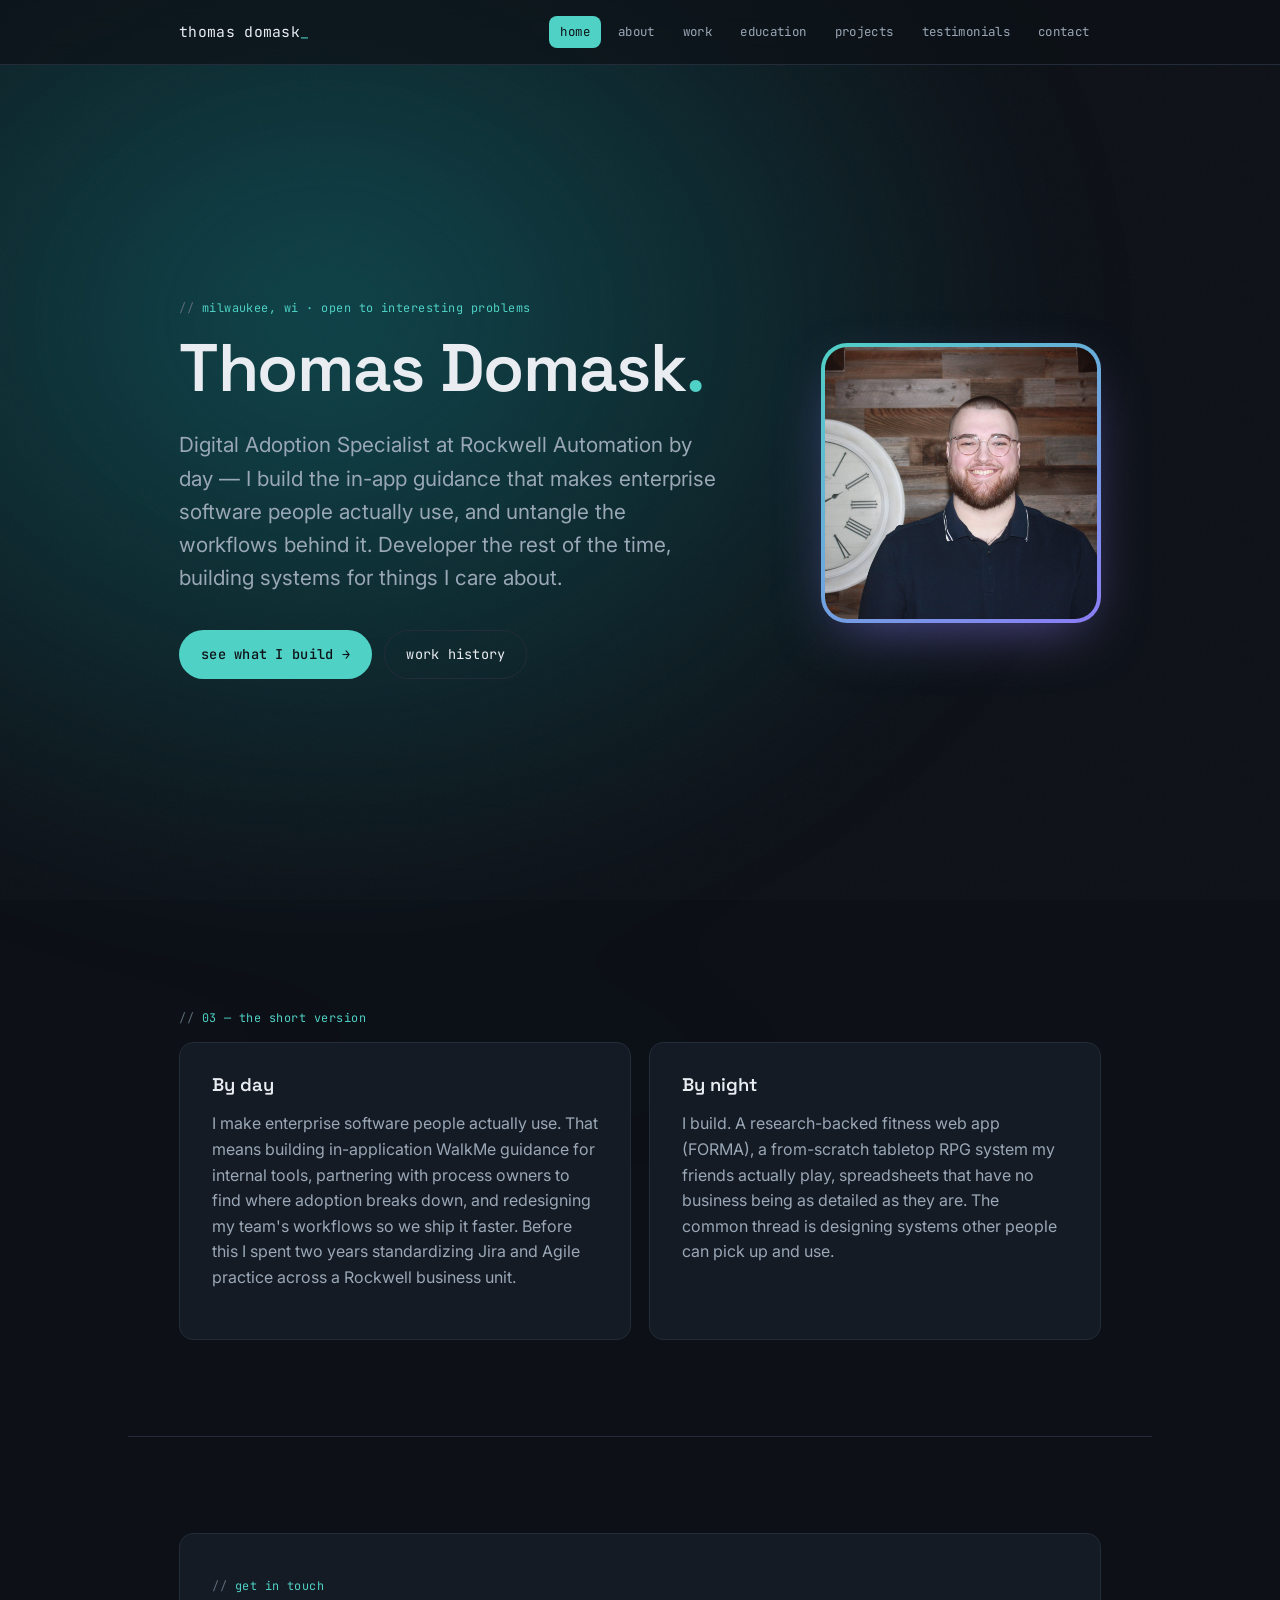
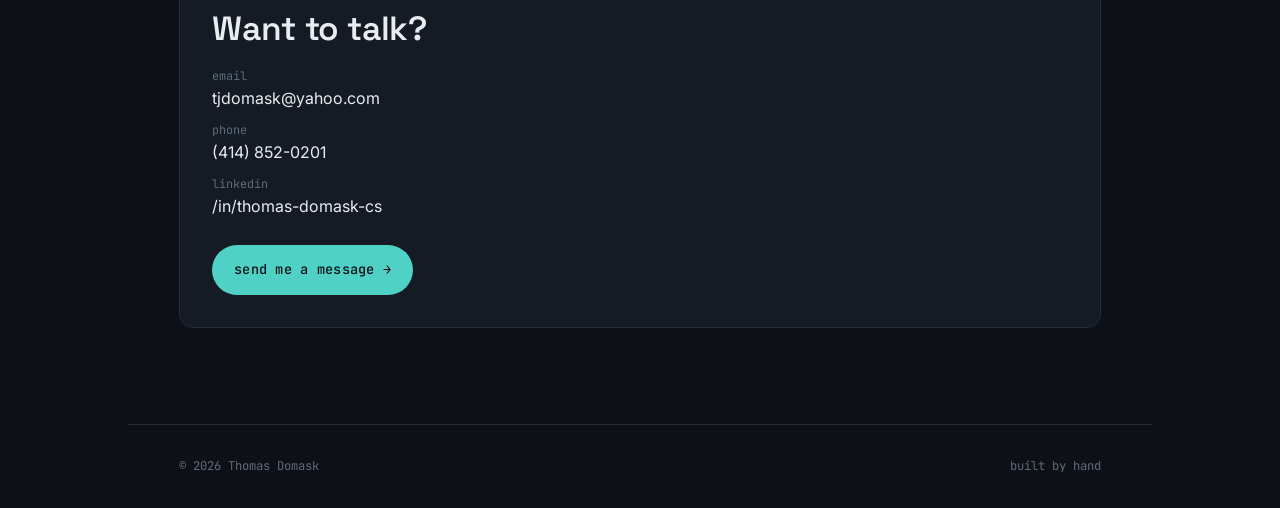
<file: index.html>
<!DOCTYPE html>
<html lang="en">
<head>
  <meta charset="UTF-8" />
  <meta name="viewport" content="width=device-width, initial-scale=1.0" />
  <title>Thomas Domask — Digital Adoption Specialist & Developer</title>
  <meta name="description" content="Thomas Domask: Digital Adoption Specialist at Rockwell Automation and self-directed developer based in the Milwaukee area." />

  <!-- fonts: Space Grotesk for display, Inter for body, JetBrains Mono for labels -->
  <link rel="preconnect" href="https://fonts.googleapis.com" />
  <link rel="preconnect" href="https://fonts.gstatic.com" crossorigin />
  <link href="https://fonts.googleapis.com/css2?family=Inter:wght@400;500&family=JetBrains+Mono:wght@400;500&family=Space+Grotesk:wght@500;600;700&display=swap" rel="stylesheet" />
  <link rel="stylesheet" href="style.css" />
</head>
<body>
  <div class="bg-mesh" aria-hidden="true"></div>
  <div class="bg-grain" aria-hidden="true"></div>

  <!-- ===================== nav ===================== -->
  <header class="topbar">
    <div class="wrap">
      <a class="brand" href="index.html">thomas&nbsp;domask<span class="dot">_</span></a>
      <button class="burger" aria-label="Toggle menu" aria-expanded="false">menu</button>
      <nav class="nav" aria-label="Primary">
        <a href="index.html">home</a>
        <a href="about.html">about</a>
        <a href="experience.html">work</a>
        <a href="education.html">education</a>
        <a href="projects.html">projects</a>
        <a href="testimonials.html">testimonials</a>
        <a href="contact.html">contact</a>
      </nav>
    </div>
  </header>

  <!-- ===================== hero ===================== -->
  <main>
    <section class="hero wrap">
      <div class="hero-grid">
        <div>
          <p class="eyebrow">milwaukee, wi · open to interesting problems</p>
          <h1>Thomas&nbsp;Domask<span class="accent">.</span></h1>
          <p class="lede">
            Digital Adoption Specialist at Rockwell Automation by day —
            I build the in-app guidance that makes enterprise software
            people actually use, and untangle the workflows behind it.
            Developer the rest of the time, building systems for things
            I care about.
          </p>
          <div class="cta-row">
            <a class="btn btn-solid" href="projects.html">see what I build &rarr;</a>
            <a class="btn btn-ghost" href="experience.html">work history</a>
          </div>
        </div>

        <!-- portrait -->
        <div class="portrait">
          <img src="thomas.jpg" alt="Thomas Domask" class="portrait-img" />
        </div>
      </div>
    </section>

    <!-- ============== quick "what I do" strip ============== -->
    <section class="section wrap">
      <p class="eyebrow reveal">03 — the short version</p>
      <div class="card-grid two">
        <div class="panel reveal">
          <h3>By day</h3>
          <p>
            I make enterprise software people actually use. That means
            building in-application WalkMe guidance for internal tools,
            partnering with process owners to find where adoption breaks
            down, and redesigning my team's workflows so we ship it
            faster. Before this I spent two years standardizing Jira and
            Agile practice across a Rockwell business unit.
          </p>
        </div>
        <div class="panel reveal">
          <h3>By night</h3>
          <p>
            I build. A research-backed fitness web app (FORMA), a
            from-scratch tabletop RPG system my friends actually play,
            spreadsheets that have no business being as detailed as
            they are. The common thread is designing systems other
            people can pick up and use.
          </p>
        </div>
      </div>
    </section>

    <!-- ============== contact teaser ============== -->
    <section class="section wrap">
      <div class="panel reveal">
        <p class="eyebrow">get in touch</p>
        <h2>Want to talk?</h2>
        <div class="contact-lines">
          <a href="mailto:tjdomask@yahoo.com"><span class="k">email</span>tjdomask@yahoo.com</a>
          <a href="tel:+14148520201"><span class="k">phone</span>(414) 852-0201</a>
          <a href="https://www.linkedin.com/in/thomas-domask-cs/" target="_blank" rel="noopener"><span class="k">linkedin</span>/in/thomas-domask-cs</a>
        </div>
        <div class="cta-row" style="margin-top:1.6rem">
          <a class="btn btn-solid" href="contact.html">send me a message &rarr;</a>
        </div>
      </div>
    </section>
  </main>

  <!-- ===================== footer ===================== -->
  <footer class="foot wrap">
    <span>&copy; <span data-year>2025</span> Thomas Domask</span>
    <span>built by hand</span>
  </footer>

  <script src="site.js"></script>
</body>
</html>
</file>
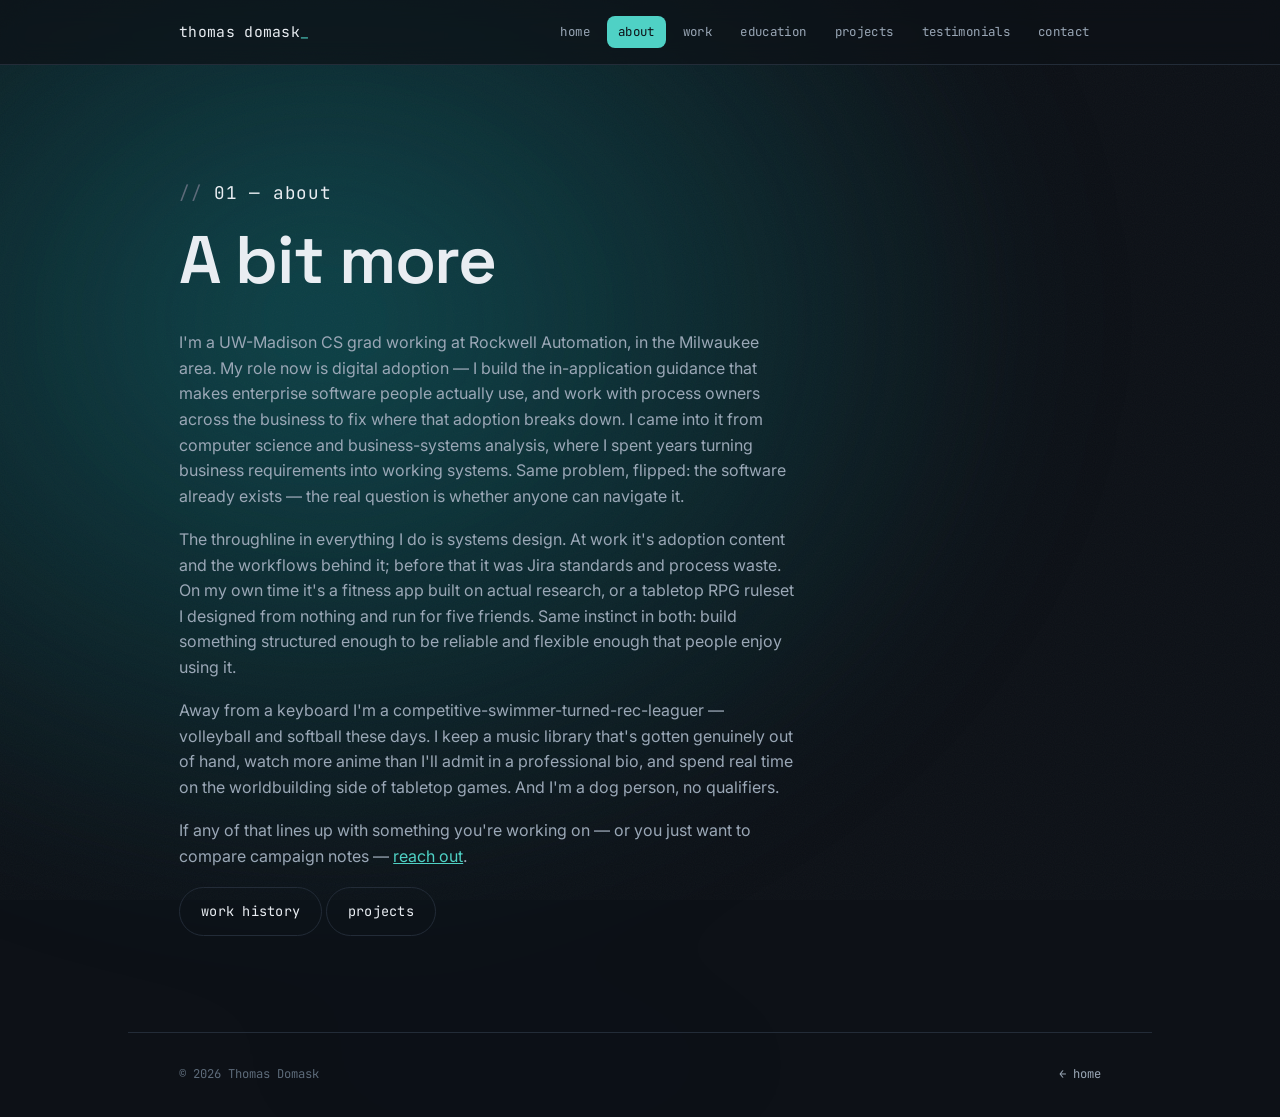
<file: about.html>
<!DOCTYPE html>
<html lang="en">
<head>
  <meta charset="UTF-8" />
  <meta name="viewport" content="width=device-width, initial-scale=1.0" />
  <title>About · Thomas Domask</title>
  <meta name="description" content="A bit more about Thomas Domask beyond the résumé." />
  <link rel="preconnect" href="https://fonts.googleapis.com" />
  <link rel="preconnect" href="https://fonts.gstatic.com" crossorigin />
  <link href="https://fonts.googleapis.com/css2?family=Inter:wght@400;500&family=JetBrains+Mono:wght@400;500&family=Space+Grotesk:wght@500;600;700&display=swap" rel="stylesheet" />
  <link rel="stylesheet" href="style.css" />
</head>
<body>
  <div class="bg-mesh" aria-hidden="true"></div>
  <div class="bg-grain" aria-hidden="true"></div>

  <header class="topbar">
    <div class="wrap">
      <a class="brand" href="index.html">thomas&nbsp;domask<span class="dot">_</span></a>
      <button class="burger" aria-label="Toggle menu" aria-expanded="false">menu</button>
      <nav class="nav" aria-label="Primary">
        <a href="index.html">home</a>
        <a href="about.html">about</a>
        <a href="experience.html">work</a>
        <a href="education.html">education</a>
        <a href="projects.html">projects</a>
        <a href="testimonials.html">testimonials</a>
        <a href="contact.html">contact</a>
      </nav>
    </div>
  </header>

  <main>
    <section class="section wrap prose">
      <p class="eyebrow">01 — about</p>
      <h1 style="margin-bottom:2rem">A bit more</h1>

      <p>
        I'm a UW-Madison CS grad working at Rockwell Automation, in the
        Milwaukee area. My role now is digital adoption — I build the
        in-application guidance that makes enterprise software people
        actually use, and work with process owners across the business to
        fix where that adoption breaks down. I came into it from computer
        science and business-systems analysis, where I spent years turning
        business requirements into working systems. Same problem, flipped:
        the software already exists — the real question is whether anyone
        can navigate it.
      </p>

      <p>
        The throughline in everything I do is systems design. At work it's
        adoption content and the workflows behind it; before that it was
        Jira standards and process waste. On my own time it's a fitness app
        built on actual research, or a tabletop RPG ruleset I designed from
        nothing and run for five friends. Same instinct in both: build
        something structured enough to be reliable and flexible enough that
        people enjoy using it.
      </p>

      <p>
        Away from a keyboard I'm a competitive-swimmer-turned-rec-leaguer —
        volleyball and softball these days. I keep a music library that's
        gotten genuinely out of hand, watch more anime than I'll admit in a
        professional bio, and spend real time on the worldbuilding side of
        tabletop games. And I'm a dog person, no qualifiers.
      </p>

      <p>
        If any of that lines up with something you're working on — or you
        just want to compare campaign notes — <a href="contact.html">reach out</a>.
      </p>

      <div class="cta-row" style="margin-top:1rem">
        <a class="btn btn-ghost" href="experience.html">work history</a>
        <a class="btn btn-ghost" href="projects.html">projects</a>
      </div>
    </section>
  </main>

  <footer class="foot wrap">
    <span>&copy; <span data-year>2025</span> Thomas Domask</span>
    <span><a href="index.html">&larr; home</a></span>
  </footer>

  <script src="site.js"></script>
</body>
</html>
</file>
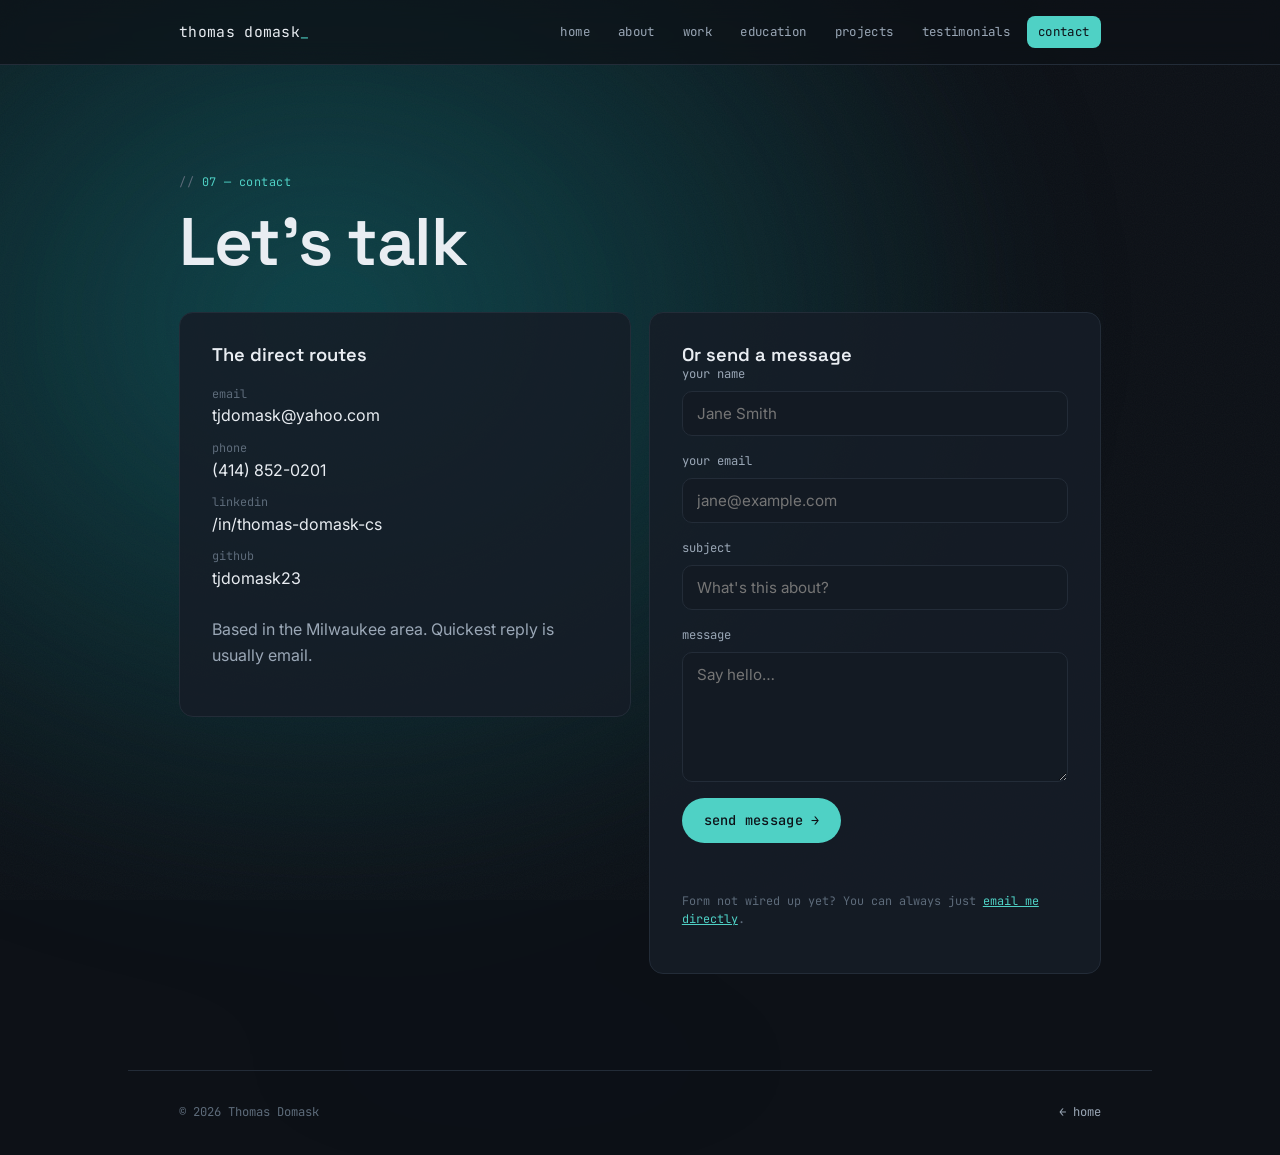
<file: contact.html>
<!DOCTYPE html>
<html lang="en">
<head>
  <meta charset="UTF-8" />
  <meta name="viewport" content="width=device-width, initial-scale=1.0" />
  <title>Contact · Thomas Domask</title>
  <meta name="description" content="Get in touch with Thomas Domask — email, phone, LinkedIn, or the message form." />
  <link rel="preconnect" href="https://fonts.googleapis.com" />
  <link rel="preconnect" href="https://fonts.gstatic.com" crossorigin />
  <link href="https://fonts.googleapis.com/css2?family=Inter:wght@400;500&family=JetBrains+Mono:wght@400;500&family=Space+Grotesk:wght@500;600;700&display=swap" rel="stylesheet" />
  <link rel="stylesheet" href="style.css" />
</head>
<body>
  <div class="bg-mesh" aria-hidden="true"></div>
  <div class="bg-grain" aria-hidden="true"></div>

  <header class="topbar">
    <div class="wrap">
      <a class="brand" href="index.html">thomas&nbsp;domask<span class="dot">_</span></a>
      <button class="burger" aria-label="Toggle menu" aria-expanded="false">menu</button>
      <nav class="nav" aria-label="Primary">
        <a href="index.html">home</a>
        <a href="about.html">about</a>
        <a href="experience.html">work</a>
        <a href="education.html">education</a>
        <a href="projects.html">projects</a>
        <a href="testimonials.html">testimonials</a>
        <a href="contact.html">contact</a>
      </nav>
    </div>
  </header>

  <main>
    <section class="section wrap">
      <p class="eyebrow">07 — contact</p>
      <h1>Let's talk</h1>

      <div class="card-grid two" style="margin-top:2rem;align-items:start">

        <!-- direct lines -->
        <div class="panel reveal">
          <h3>The direct routes</h3>
          <div class="contact-lines">
            <a href="mailto:tjdomask@yahoo.com"><span class="k">email</span>tjdomask@yahoo.com</a>
            <a href="tel:+14148520201"><span class="k">phone</span>(414) 852-0201</a>
            <a href="https://www.linkedin.com/in/thomas-domask-cs/" target="_blank" rel="noopener"><span class="k">linkedin</span>/in/thomas-domask-cs</a>
            <a href="https://github.com/tjdomask23" target="_blank" rel="noopener"><span class="k">github</span>tjdomask23</a>
          </div>
          <p style="margin-top:1.6rem">
            Based in the Milwaukee area. Quickest reply is usually email.
          </p>
        </div>

        <!-- message form -->
        <div class="panel reveal">
          <h3>Or send a message</h3>

          <!-- ============================================================
               This form posts to Web3Forms — a free service that lets a
               static site (like GitHub Pages) send email without a backend.
               GitHub Pages can't run PHP, so the old send_email.php won't
               work here; this is the static-friendly replacement.

               >>> SETUP (one step): <<<
               1. Go to https://web3forms.com and enter your email
                  (tjdomask@yahoo.com). They email you an Access Key.
               2. Paste that key into the value="" below where it says
                  PASTE_YOUR_WEB3FORMS_ACCESS_KEY_HERE.
               Until you do that, the form will show an error on submit.
               ============================================================ -->
          <form id="contactForm" novalidate>
            <input type="hidden" name="access_key" value="3ea20dc0-d079-431f-a23f-c33038b2ac22" />
            <!-- where replies route + a nicer subject line in your inbox -->
            <input type="hidden" name="subject" value="New message from your portfolio" />
            <input type="hidden" name="from_name" value="Portfolio Contact Form" />
            <!-- honeypot: bots fill this, humans never see it -->
            <input type="checkbox" name="botcheck" class="hidden" style="display:none" tabindex="-1" autocomplete="off" />

            <div class="field">
              <label for="name">your name</label>
              <input id="name" name="name" type="text" required placeholder="Jane Smith" />
            </div>
            <div class="field">
              <label for="email">your email</label>
              <input id="email" name="email" type="email" required placeholder="jane@example.com" />
            </div>
            <div class="field">
              <label for="msgsubject">subject</label>
              <input id="msgsubject" name="msgsubject" type="text" required placeholder="What's this about?" />
            </div>
            <div class="field">
              <label for="message">message</label>
              <textarea id="message" name="message" required placeholder="Say hello…"></textarea>
            </div>

            <button type="submit" class="btn btn-solid" id="sendBtn">send message &rarr;</button>
            <p class="status" id="status" role="status" aria-live="polite"></p>
            <p class="formnote">
              Form not wired up yet? You can always just
              <a href="mailto:tjdomask@yahoo.com">email me directly</a>.
            </p>
          </form>
        </div>

      </div>
    </section>
  </main>

  <footer class="foot wrap">
    <span>&copy; <span data-year>2025</span> Thomas Domask</span>
    <span><a href="index.html">&larr; home</a></span>
  </footer>

  <script src="site.js"></script>
  <script>
    // contact form handler. talks to Web3Forms, shows inline status.
    // kept separate from site.js since it only matters on this page.
    (function () {
      var form = document.getElementById("contactForm");
      var statusEl = document.getElementById("status");
      var btn = document.getElementById("sendBtn");
      if (!form) return;

      function setStatus(msg, kind) {
        statusEl.textContent = msg;
        statusEl.className = "status " + (kind || "");
      }

      form.addEventListener("submit", function (e) {
        e.preventDefault();

        var key = form.elements["access_key"].value;
        if (key.indexOf("PASTE_YOUR") === 0) {
          setStatus("Form isn't configured yet — email me directly for now.", "bad");
          return;
        }

        btn.disabled = true;
        var original = btn.textContent;
        btn.textContent = "sending…";
        setStatus("");

        // Web3Forms wants a flat field called "subject"; the visible
        // subject the sender typed lives in msgsubject, so fold it in.
        var data = new FormData(form);
        var typed = data.get("msgsubject");
        if (typed) { data.set("subject", "Portfolio: " + typed); }

        fetch("https://api.web3forms.com/submit", {
          method: "POST",
          body: data
        })
          .then(function (r) { return r.json(); })
          .then(function (res) {
            if (res.success) {
              setStatus("Sent — thanks, I'll get back to you.", "ok");
              form.reset();
            } else {
              setStatus("Something went wrong. Try emailing me directly.", "bad");
            }
          })
          .catch(function () {
            setStatus("Network error. Try emailing me directly.", "bad");
          })
          .finally(function () {
            btn.disabled = false;
            btn.textContent = original;
          });
      });
    })();
  </script>
</body>
</html>
</file>
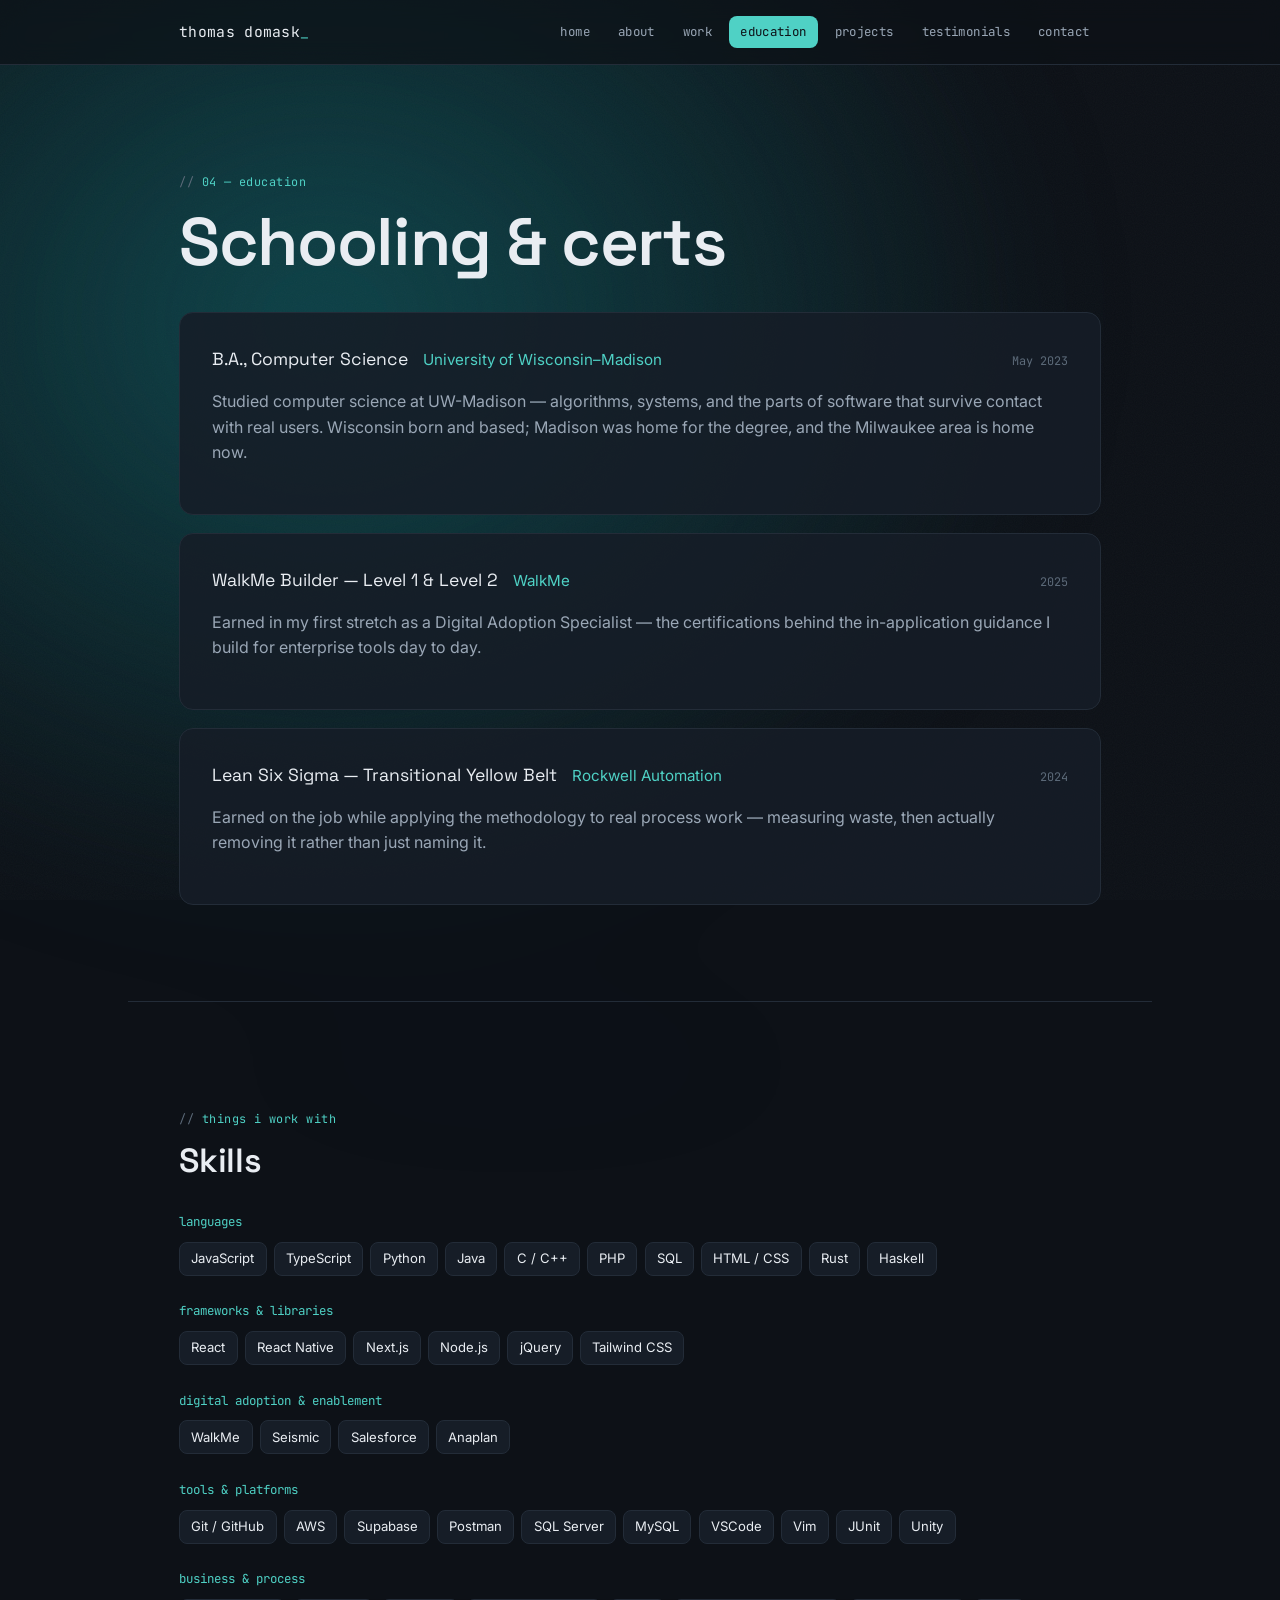
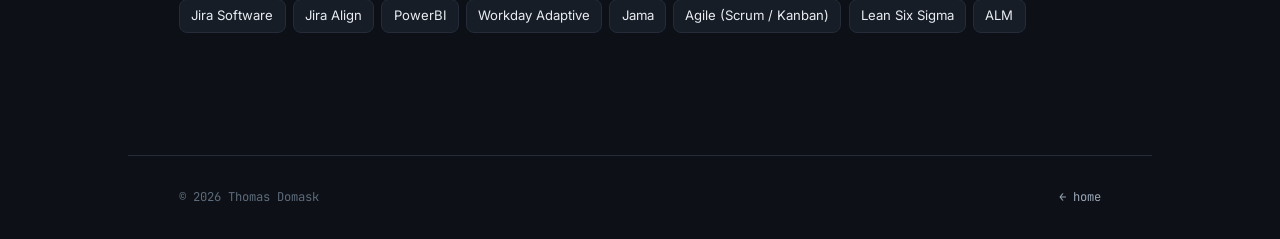
<file: education.html>
<!DOCTYPE html>
<html lang="en">
<head>
  <meta charset="UTF-8" />
  <meta name="viewport" content="width=device-width, initial-scale=1.0" />
  <title>Education · Thomas Domask</title>
  <meta name="description" content="B.A. Computer Science, UW-Madison. Lean Six Sigma certification. Technical skills." />
  <link rel="preconnect" href="https://fonts.googleapis.com" />
  <link rel="preconnect" href="https://fonts.gstatic.com" crossorigin />
  <link href="https://fonts.googleapis.com/css2?family=Inter:wght@400;500&family=JetBrains+Mono:wght@400;500&family=Space+Grotesk:wght@500;600;700&display=swap" rel="stylesheet" />
  <link rel="stylesheet" href="style.css" />
</head>
<body>
  <div class="bg-mesh" aria-hidden="true"></div>
  <div class="bg-grain" aria-hidden="true"></div>

  <header class="topbar">
    <div class="wrap">
      <a class="brand" href="index.html">thomas&nbsp;domask<span class="dot">_</span></a>
      <button class="burger" aria-label="Toggle menu" aria-expanded="false">menu</button>
      <nav class="nav" aria-label="Primary">
        <a href="index.html">home</a>
        <a href="about.html">about</a>
        <a href="experience.html">work</a>
        <a href="education.html">education</a>
        <a href="projects.html">projects</a>
        <a href="testimonials.html">testimonials</a>
        <a href="contact.html">contact</a>
      </nav>
    </div>
  </header>

  <main>
    <section class="section wrap">
      <p class="eyebrow">04 — education</p>
      <h1>Schooling &amp; certs</h1>

      <div class="card-grid" style="margin-top:2rem">
        <div class="panel reveal">
          <div class="tl-head">
            <span class="role">B.A., Computer Science</span>
            <span class="org">University of Wisconsin–Madison</span>
            <span class="when">May 2023</span>
          </div>
          <p style="margin-top:1rem">
            Studied computer science at UW-Madison — algorithms, systems,
            and the parts of software that survive contact with real users.
            Wisconsin born and based; Madison was home for the degree, and
            the Milwaukee area is home now.
          </p>
        </div>

        <div class="panel reveal">
          <div class="tl-head">
            <span class="role">WalkMe Builder — Level 1 &amp; Level 2</span>
            <span class="org">WalkMe</span>
            <span class="when">2025</span>
          </div>
          <p style="margin-top:1rem">
            Earned in my first stretch as a Digital Adoption Specialist —
            the certifications behind the in-application guidance I build
            for enterprise tools day to day.
          </p>
        </div>

        <div class="panel reveal">
          <div class="tl-head">
            <span class="role">Lean Six Sigma — Transitional Yellow Belt</span>
            <span class="org">Rockwell Automation</span>
            <span class="when">2024</span>
          </div>
          <p style="margin-top:1rem">
            Earned on the job while applying the methodology to real process
            work — measuring waste, then actually removing it rather than
            just naming it.
          </p>
        </div>
      </div>
    </section>

    <section class="section wrap">
      <p class="eyebrow">things I work with</p>
      <h2>Skills</h2>

      <div style="margin-top:2rem">
        <div class="cluster reveal">
          <p class="label">languages</p>
          <div class="chips">
            <span class="chip">JavaScript</span>
            <span class="chip">TypeScript</span>
            <span class="chip">Python</span>
            <span class="chip">Java</span>
            <span class="chip">C / C++</span>
            <span class="chip">PHP</span>
            <span class="chip">SQL</span>
            <span class="chip">HTML / CSS</span>
            <span class="chip">Rust</span>
            <span class="chip">Haskell</span>
          </div>
        </div>

        <div class="cluster reveal">
          <p class="label">frameworks &amp; libraries</p>
          <div class="chips">
            <span class="chip">React</span>
            <span class="chip">React Native</span>
            <span class="chip">Next.js</span>
            <span class="chip">Node.js</span>
            <span class="chip">jQuery</span>
            <span class="chip">Tailwind CSS</span>
          </div>
        </div>

        <div class="cluster reveal">
          <p class="label">digital adoption &amp; enablement</p>
          <div class="chips">
            <span class="chip">WalkMe</span>
            <span class="chip">Seismic</span>
            <span class="chip">Salesforce</span>
            <span class="chip">Anaplan</span>
          </div>
        </div>

        <div class="cluster reveal">
          <p class="label">tools &amp; platforms</p>
          <div class="chips">
            <span class="chip">Git / GitHub</span>
            <span class="chip">AWS</span>
            <span class="chip">Supabase</span>
            <span class="chip">Postman</span>
            <span class="chip">SQL Server</span>
            <span class="chip">MySQL</span>
            <span class="chip">VSCode</span>
            <span class="chip">Vim</span>
            <span class="chip">JUnit</span>
            <span class="chip">Unity</span>
          </div>
        </div>

        <div class="cluster reveal">
          <p class="label">business &amp; process</p>
          <div class="chips">
            <span class="chip">Jira Software</span>
            <span class="chip">Jira Align</span>
            <span class="chip">PowerBI</span>
            <span class="chip">Workday Adaptive</span>
            <span class="chip">Jama</span>
            <span class="chip">Agile (Scrum / Kanban)</span>
            <span class="chip">Lean Six Sigma</span>
            <span class="chip">ALM</span>
          </div>
        </div>
      </div>
    </section>
  </main>

  <footer class="foot wrap">
    <span>&copy; <span data-year>2025</span> Thomas Domask</span>
    <span><a href="index.html">&larr; home</a></span>
  </footer>

  <script src="site.js"></script>
</body>
</html>
</file>
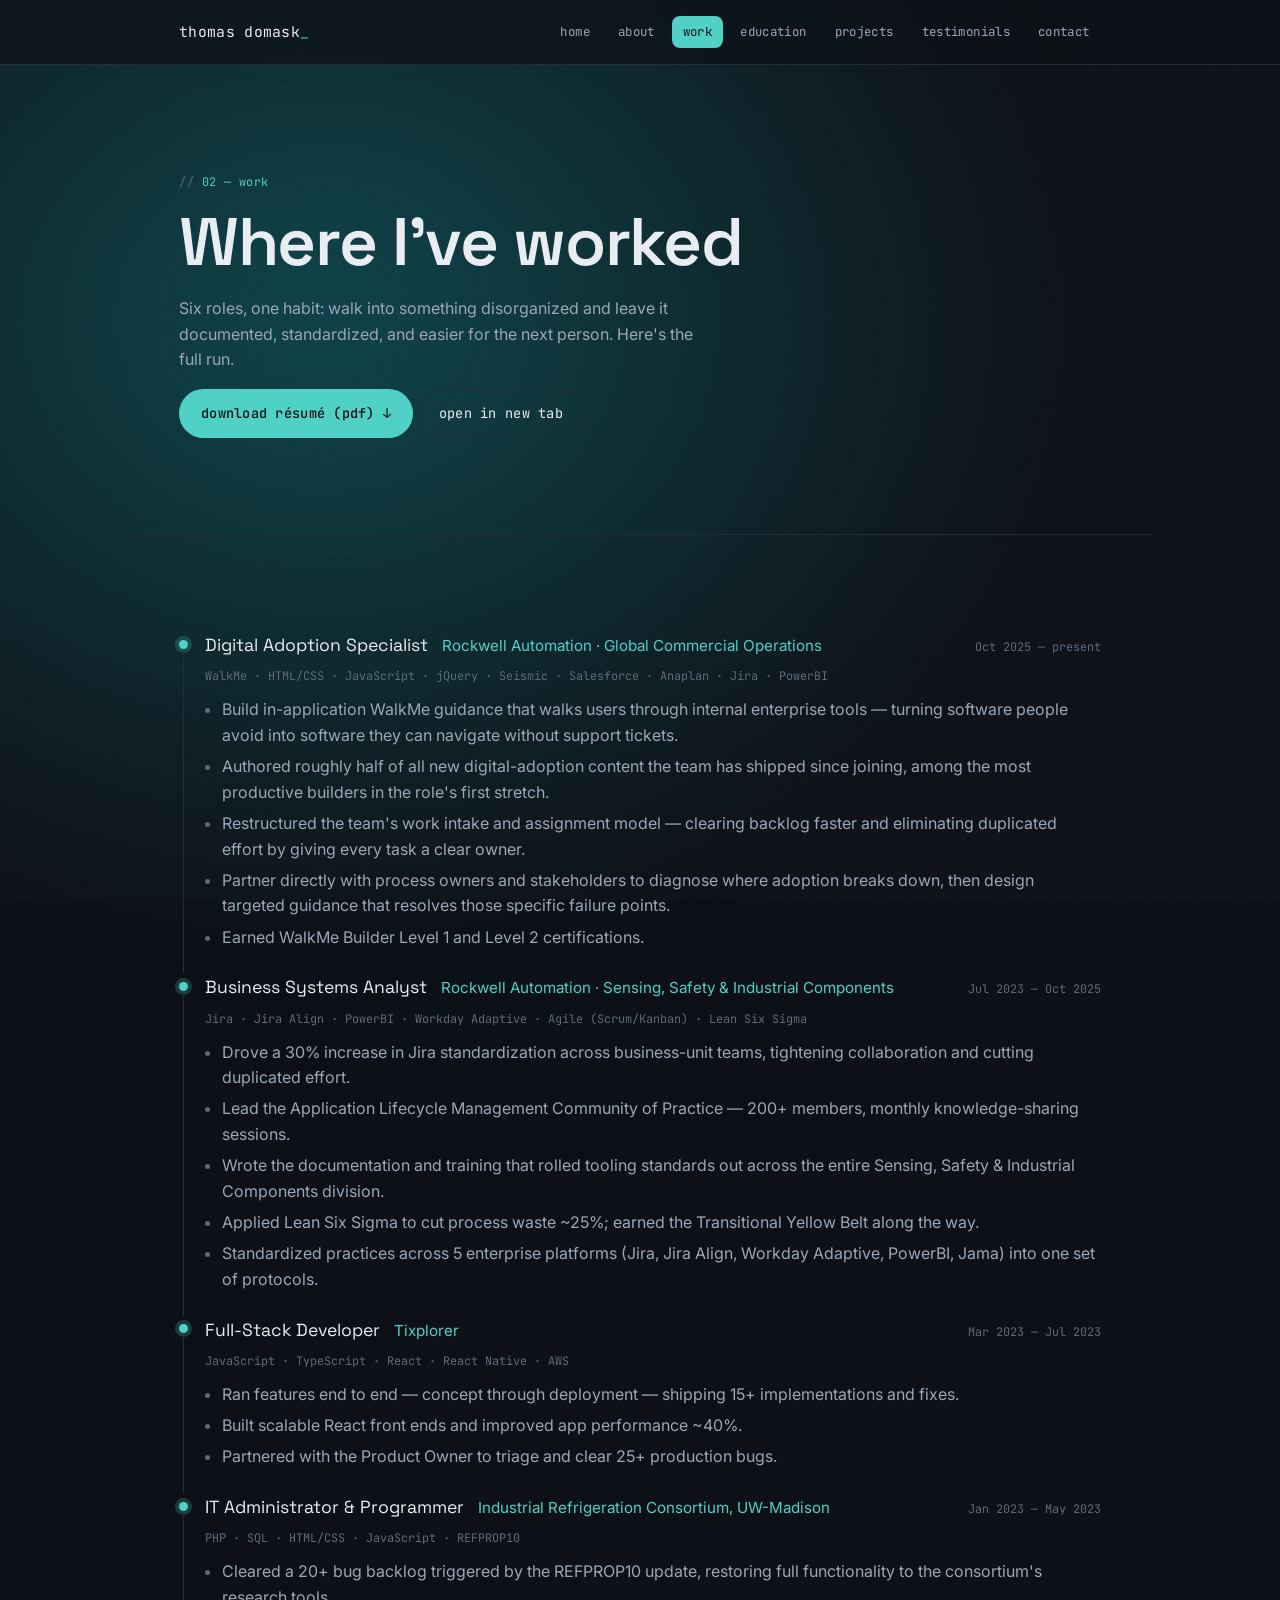
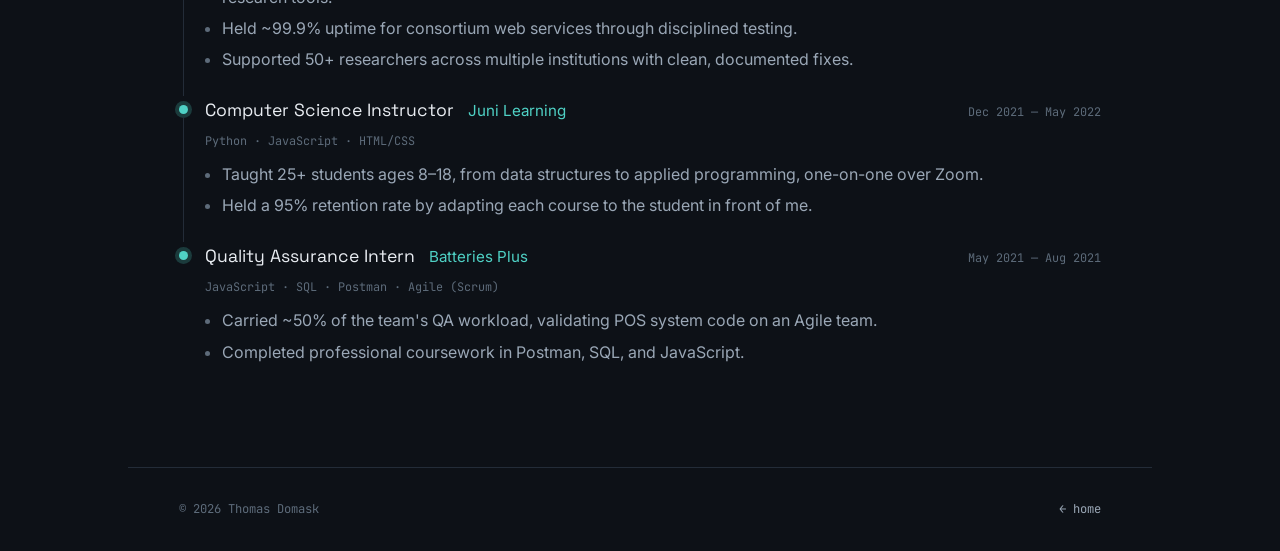
<file: experience.html>
<!DOCTYPE html>
<html lang="en">
<head>
  <meta charset="UTF-8" />
  <meta name="viewport" content="width=device-width, initial-scale=1.0" />
  <title>Work · Thomas Domask</title>
  <meta name="description" content="Professional experience: Rockwell Automation, Tixplorer, UW-Madison IRC, Juni Learning, Batteries Plus." />
  <link rel="preconnect" href="https://fonts.googleapis.com" />
  <link rel="preconnect" href="https://fonts.gstatic.com" crossorigin />
  <link href="https://fonts.googleapis.com/css2?family=Inter:wght@400;500&family=JetBrains+Mono:wght@400;500&family=Space+Grotesk:wght@500;600;700&display=swap" rel="stylesheet" />
  <link rel="stylesheet" href="style.css" />
</head>
<body>
  <div class="bg-mesh" aria-hidden="true"></div>
  <div class="bg-grain" aria-hidden="true"></div>

  <header class="topbar">
    <div class="wrap">
      <a class="brand" href="index.html">thomas&nbsp;domask<span class="dot">_</span></a>
      <button class="burger" aria-label="Toggle menu" aria-expanded="false">menu</button>
      <nav class="nav" aria-label="Primary">
        <a href="index.html">home</a>
        <a href="about.html">about</a>
        <a href="experience.html">work</a>
        <a href="education.html">education</a>
        <a href="projects.html">projects</a>
        <a href="testimonials.html">testimonials</a>
        <a href="contact.html">contact</a>
      </nav>
    </div>
  </header>

  <main>
    <section class="section wrap">
      <p class="eyebrow">02 — work</p>
      <h1>Where I've worked</h1>
      <p class="lede" style="max-width:54ch">
        Six roles, one habit: walk into something disorganized and
        leave it documented, standardized, and easier for the next
        person. Here's the full run.
      </p>
      <div class="cta-row">
        <a class="btn btn-solid" href="Thomas_Domask_Resume.pdf" download>download résumé (pdf) &darr;</a>
        <a class="btn btn-ghost" href="Thomas_Domask_Resume.pdf" target="_blank" rel="noopener">open in new tab</a>
      </div>
    </section>

    <section class="section wrap">
      <div class="timeline">

        <div class="tl-item reveal">
          <div class="tl-head">
            <span class="role">Digital Adoption Specialist</span>
            <span class="org">Rockwell Automation · Global Commercial Operations</span>
            <span class="when">Oct 2025 — present</span>
          </div>
          <p style="color:var(--paper-faint);font-family:var(--mono);font-size:0.74rem;margin:0.5rem 0 0">
            WalkMe · HTML/CSS · JavaScript · jQuery · Seismic · Salesforce · Anaplan · Jira · PowerBI
          </p>
          <ul>
            <li>Build in-application WalkMe guidance that walks users through internal enterprise tools — turning software people avoid into software they can navigate without support tickets.</li>
            <li>Authored roughly half of all new digital-adoption content the team has shipped since joining, among the most productive builders in the role's first stretch.</li>
            <li>Restructured the team's work intake and assignment model — clearing backlog faster and eliminating duplicated effort by giving every task a clear owner.</li>
            <li>Partner directly with process owners and stakeholders to diagnose where adoption breaks down, then design targeted guidance that resolves those specific failure points.</li>
            <li>Earned WalkMe Builder Level 1 and Level 2 certifications.</li>
          </ul>
        </div>

        <div class="tl-item reveal">
          <div class="tl-head">
            <span class="role">Business Systems Analyst</span>
            <span class="org">Rockwell Automation · Sensing, Safety &amp; Industrial Components</span>
            <span class="when">Jul 2023 — Oct 2025</span>
          </div>
          <p style="color:var(--paper-faint);font-family:var(--mono);font-size:0.74rem;margin:0.5rem 0 0">
            Jira · Jira Align · PowerBI · Workday Adaptive · Agile (Scrum/Kanban) · Lean Six Sigma
          </p>
          <ul>
            <li>Drove a 30% increase in Jira standardization across business-unit teams, tightening collaboration and cutting duplicated effort.</li>
            <li>Lead the Application Lifecycle Management Community of Practice — 200+ members, monthly knowledge-sharing sessions.</li>
            <li>Wrote the documentation and training that rolled tooling standards out across the entire Sensing, Safety &amp; Industrial Components division.</li>
            <li>Applied Lean Six Sigma to cut process waste ~25%; earned the Transitional Yellow Belt along the way.</li>
            <li>Standardized practices across 5 enterprise platforms (Jira, Jira Align, Workday Adaptive, PowerBI, Jama) into one set of protocols.</li>
          </ul>
        </div>

        <div class="tl-item reveal">
          <div class="tl-head">
            <span class="role">Full-Stack Developer</span>
            <span class="org">Tixplorer</span>
            <span class="when">Mar 2023 — Jul 2023</span>
          </div>
          <p style="color:var(--paper-faint);font-family:var(--mono);font-size:0.74rem;margin:0.5rem 0 0">
            JavaScript · TypeScript · React · React Native · AWS
          </p>
          <ul>
            <li>Ran features end to end — concept through deployment — shipping 15+ implementations and fixes.</li>
            <li>Built scalable React front ends and improved app performance ~40%.</li>
            <li>Partnered with the Product Owner to triage and clear 25+ production bugs.</li>
          </ul>
        </div>

        <div class="tl-item reveal">
          <div class="tl-head">
            <span class="role">IT Administrator &amp; Programmer</span>
            <span class="org">Industrial Refrigeration Consortium, UW-Madison</span>
            <span class="when">Jan 2023 — May 2023</span>
          </div>
          <p style="color:var(--paper-faint);font-family:var(--mono);font-size:0.74rem;margin:0.5rem 0 0">
            PHP · SQL · HTML/CSS · JavaScript · REFPROP10
          </p>
          <ul>
            <li>Cleared a 20+ bug backlog triggered by the REFPROP10 update, restoring full functionality to the consortium's research tools.</li>
            <li>Held ~99.9% uptime for consortium web services through disciplined testing.</li>
            <li>Supported 50+ researchers across multiple institutions with clean, documented fixes.</li>
          </ul>
        </div>

        <div class="tl-item reveal">
          <div class="tl-head">
            <span class="role">Computer Science Instructor</span>
            <span class="org">Juni Learning</span>
            <span class="when">Dec 2021 — May 2022</span>
          </div>
          <p style="color:var(--paper-faint);font-family:var(--mono);font-size:0.74rem;margin:0.5rem 0 0">
            Python · JavaScript · HTML/CSS
          </p>
          <ul>
            <li>Taught 25+ students ages 8–18, from data structures to applied programming, one-on-one over Zoom.</li>
            <li>Held a 95% retention rate by adapting each course to the student in front of me.</li>
          </ul>
        </div>

        <div class="tl-item reveal">
          <div class="tl-head">
            <span class="role">Quality Assurance Intern</span>
            <span class="org">Batteries Plus</span>
            <span class="when">May 2021 — Aug 2021</span>
          </div>
          <p style="color:var(--paper-faint);font-family:var(--mono);font-size:0.74rem;margin:0.5rem 0 0">
            JavaScript · SQL · Postman · Agile (Scrum)
          </p>
          <ul>
            <li>Carried ~50% of the team's QA workload, validating POS system code on an Agile team.</li>
            <li>Completed professional coursework in Postman, SQL, and JavaScript.</li>
          </ul>
        </div>

      </div>
    </section>
  </main>

  <footer class="foot wrap">
    <span>&copy; <span data-year>2025</span> Thomas Domask</span>
    <span><a href="index.html">&larr; home</a></span>
  </footer>

  <script src="site.js"></script>
</body>
</html>
</file>
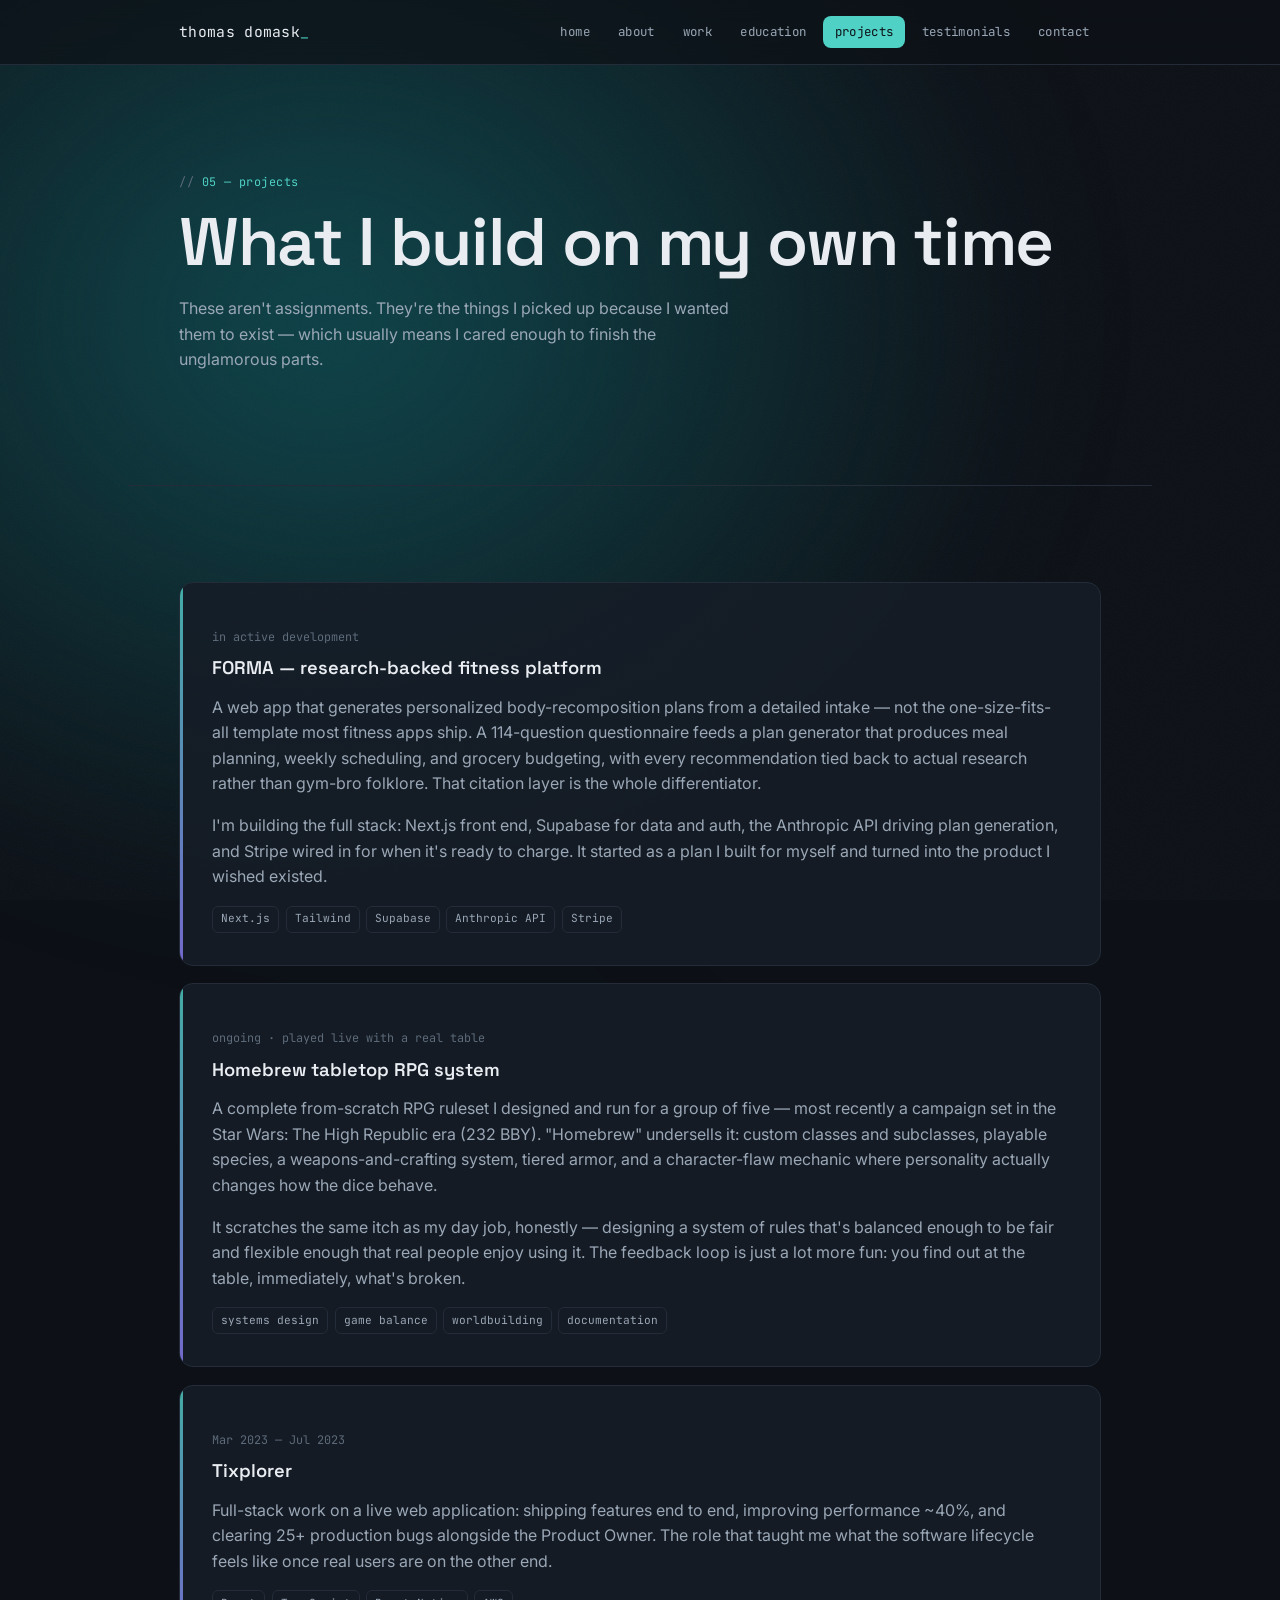
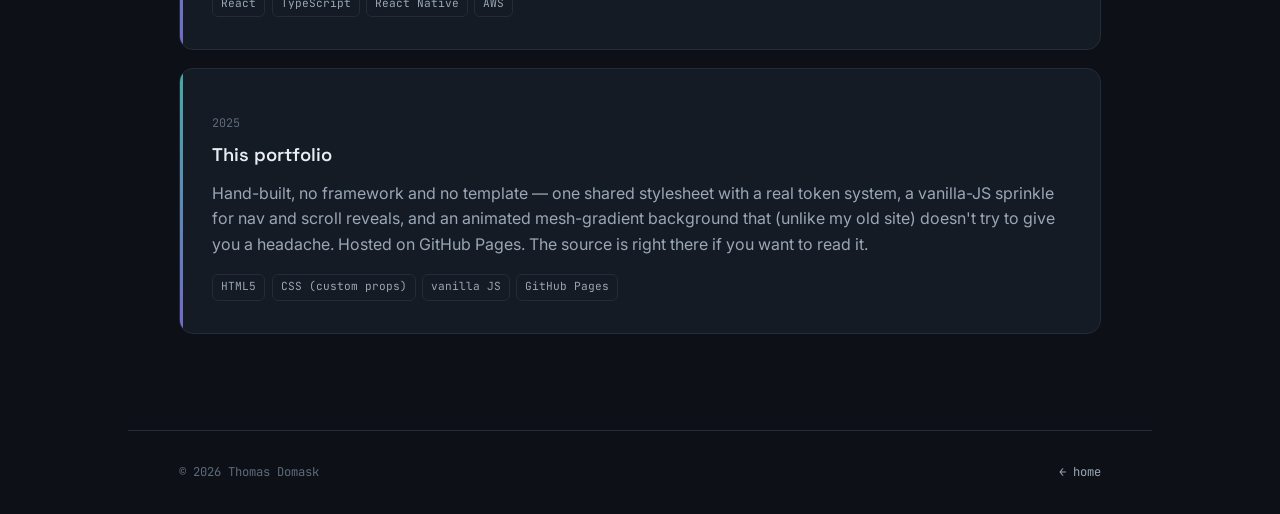
<file: projects.html>
<!DOCTYPE html>
<html lang="en">
<head>
  <meta charset="UTF-8" />
  <meta name="viewport" content="width=device-width, initial-scale=1.0" />
  <title>Projects · Thomas Domask</title>
  <meta name="description" content="Side projects: FORMA fitness platform, a homebrew tabletop RPG system, Tixplorer, and this site." />
  <link rel="preconnect" href="https://fonts.googleapis.com" />
  <link rel="preconnect" href="https://fonts.gstatic.com" crossorigin />
  <link href="https://fonts.googleapis.com/css2?family=Inter:wght@400;500&family=JetBrains+Mono:wght@400;500&family=Space+Grotesk:wght@500;600;700&display=swap" rel="stylesheet" />
  <link rel="stylesheet" href="style.css" />
</head>
<body>
  <div class="bg-mesh" aria-hidden="true"></div>
  <div class="bg-grain" aria-hidden="true"></div>

  <header class="topbar">
    <div class="wrap">
      <a class="brand" href="index.html">thomas&nbsp;domask<span class="dot">_</span></a>
      <button class="burger" aria-label="Toggle menu" aria-expanded="false">menu</button>
      <nav class="nav" aria-label="Primary">
        <a href="index.html">home</a>
        <a href="about.html">about</a>
        <a href="experience.html">work</a>
        <a href="education.html">education</a>
        <a href="projects.html">projects</a>
        <a href="testimonials.html">testimonials</a>
        <a href="contact.html">contact</a>
      </nav>
    </div>
  </header>

  <main>
    <section class="section wrap">
      <p class="eyebrow">05 — projects</p>
      <h1>What I build on my own time</h1>
      <p class="lede" style="max-width:56ch">
        These aren't assignments. They're the things I picked up because
        I wanted them to exist — which usually means I cared enough to
        finish the unglamorous parts.
      </p>
    </section>

    <section class="section wrap">
      <div class="card-grid">

        <!-- FORMA: the flagship -->
        <article class="panel proj reveal">
          <p class="meta">in active development</p>
          <h3>FORMA — research-backed fitness platform</h3>
          <p>
            A web app that generates personalized body-recomposition plans
            from a detailed intake — not the one-size-fits-all template most
            fitness apps ship. A 114-question questionnaire feeds a plan
            generator that produces meal planning, weekly scheduling, and
            grocery budgeting, with every recommendation tied back to actual
            research rather than gym-bro folklore. That citation layer is the
            whole differentiator.
          </p>
          <p>
            I'm building the full stack: Next.js front end, Supabase for data
            and auth, the Anthropic API driving plan generation, and Stripe
            wired in for when it's ready to charge. It started as a plan I
            built for myself and turned into the product I wished existed.
          </p>
          <div class="tag-row">
            <span class="tag">Next.js</span>
            <span class="tag">Tailwind</span>
            <span class="tag">Supabase</span>
            <span class="tag">Anthropic API</span>
            <span class="tag">Stripe</span>
          </div>
        </article>

        <!-- Homebrew TTRPG system -->
        <article class="panel proj reveal">
          <p class="meta">ongoing · played live with a real table</p>
          <h3>Homebrew tabletop RPG system</h3>
          <p>
            A complete from-scratch RPG ruleset I designed and run for a group
            of five — most recently a campaign set in the Star Wars: The High
            Republic era (232 BBY). "Homebrew" undersells it: custom classes
            and subclasses, playable species, a weapons-and-crafting system,
            tiered armor, and a character-flaw mechanic where personality
            actually changes how the dice behave.
          </p>
          <p>
            It scratches the same itch as my day job, honestly — designing a
            system of rules that's balanced enough to be fair and flexible
            enough that real people enjoy using it. The feedback loop is just
            a lot more fun: you find out at the table, immediately, what's
            broken.
          </p>
          <div class="tag-row">
            <span class="tag">systems design</span>
            <span class="tag">game balance</span>
            <span class="tag">worldbuilding</span>
            <span class="tag">documentation</span>
          </div>
        </article>

        <!-- Tixplorer -->
        <article class="panel proj reveal">
          <p class="meta">Mar 2023 — Jul 2023</p>
          <h3>Tixplorer</h3>
          <p>
            Full-stack work on a live web application: shipping features end to
            end, improving performance ~40%, and clearing 25+ production bugs
            alongside the Product Owner. The role that taught me what the
            software lifecycle feels like once real users are on the other end.
          </p>
          <div class="tag-row">
            <span class="tag">React</span>
            <span class="tag">TypeScript</span>
            <span class="tag">React Native</span>
            <span class="tag">AWS</span>
          </div>
        </article>

        <!-- This site -->
        <article class="panel proj reveal">
          <p class="meta">2025</p>
          <h3>This portfolio</h3>
          <p>
            Hand-built, no framework and no template — one shared stylesheet
            with a real token system, a vanilla-JS sprinkle for nav and
            scroll reveals, and an animated mesh-gradient background that
            (unlike my old site) doesn't try to give you a headache. Hosted on
            GitHub Pages. The source is right there if you want to read it.
          </p>
          <div class="tag-row">
            <span class="tag">HTML5</span>
            <span class="tag">CSS (custom props)</span>
            <span class="tag">vanilla JS</span>
            <span class="tag">GitHub Pages</span>
          </div>
        </article>

      </div>
    </section>
  </main>

  <footer class="foot wrap">
    <span>&copy; <span data-year>2025</span> Thomas Domask</span>
    <span><a href="index.html">&larr; home</a></span>
  </footer>

  <script src="site.js"></script>
</body>
</html>
</file>
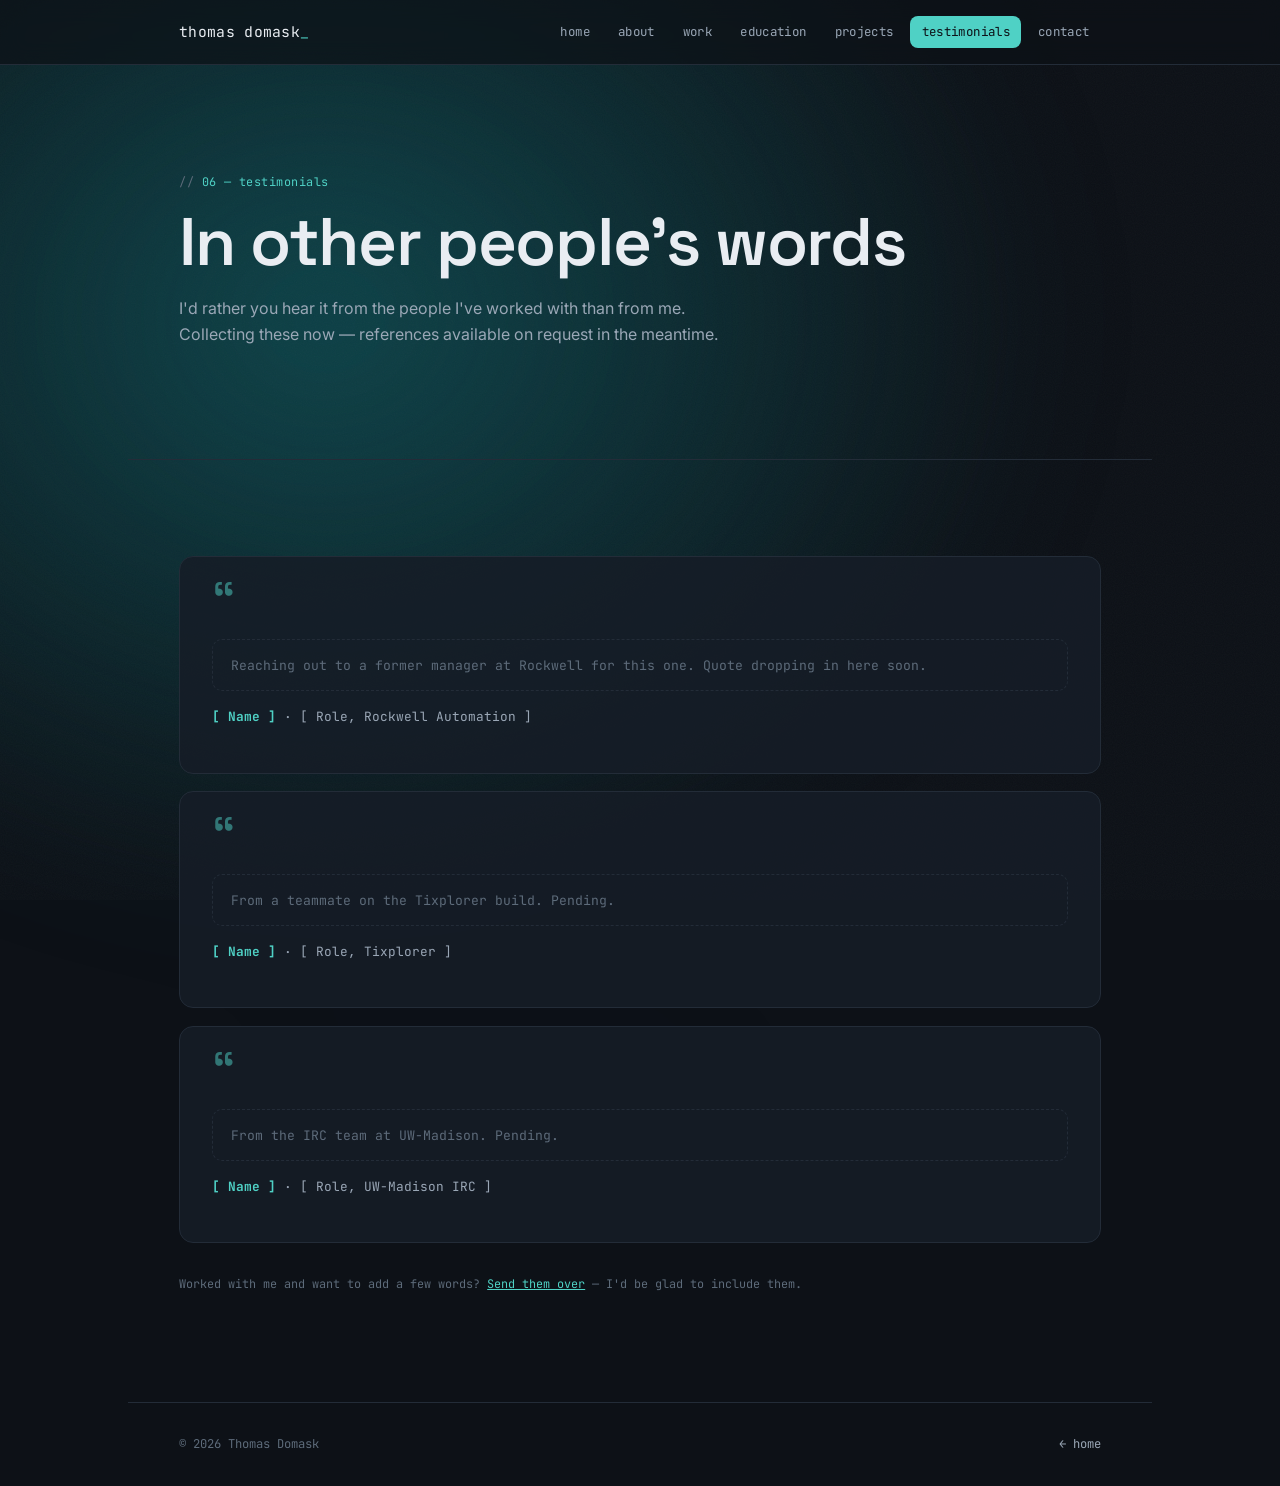
<file: testimonials.html>
<!DOCTYPE html>
<html lang="en">
<head>
  <meta charset="UTF-8" />
  <meta name="viewport" content="width=device-width, initial-scale=1.0" />
  <title>Testimonials · Thomas Domask</title>
  <meta name="description" content="What former managers and colleagues have to say." />
  <link rel="preconnect" href="https://fonts.googleapis.com" />
  <link rel="preconnect" href="https://fonts.gstatic.com" crossorigin />
  <link href="https://fonts.googleapis.com/css2?family=Inter:wght@400;500&family=JetBrains+Mono:wght@400;500&family=Space+Grotesk:wght@500;600;700&display=swap" rel="stylesheet" />
  <link rel="stylesheet" href="style.css" />
  <style>
    /* page-local: quote styling. only used here, so it lives here. */
    .quote { position: relative; }
    .quote .mark {
      font-family: var(--display);
      font-size: 3.5rem;
      line-height: 0.5;
      color: var(--accent);
      opacity: 0.5;
    }
    .quote blockquote {
      margin: 0.6rem 0 1.2rem;
      font-size: 1.12rem;
      color: var(--paper);
      font-style: italic;
    }
    .quote .who { font-family: var(--mono); font-size: 0.8rem; color: var(--paper-dim); }
    .quote .who strong { color: var(--accent); font-style: normal; }
    .pending {
      font-family: var(--mono);
      font-size: 0.82rem;
      color: var(--paper-faint);
      border: 1px dashed var(--panel-line);
      border-radius: 10px;
      padding: 0.9rem 1.1rem;
      margin-top: 0.6rem;
    }
  </style>
</head>
<body>
  <div class="bg-mesh" aria-hidden="true"></div>
  <div class="bg-grain" aria-hidden="true"></div>

  <header class="topbar">
    <div class="wrap">
      <a class="brand" href="index.html">thomas&nbsp;domask<span class="dot">_</span></a>
      <button class="burger" aria-label="Toggle menu" aria-expanded="false">menu</button>
      <nav class="nav" aria-label="Primary">
        <a href="index.html">home</a>
        <a href="about.html">about</a>
        <a href="experience.html">work</a>
        <a href="education.html">education</a>
        <a href="projects.html">projects</a>
        <a href="testimonials.html">testimonials</a>
        <a href="contact.html">contact</a>
      </nav>
    </div>
  </header>

  <main>
    <section class="section wrap">
      <p class="eyebrow">06 — testimonials</p>
      <h1>In other people's words</h1>
      <p class="lede" style="max-width:54ch">
        I'd rather you hear it from the people I've worked with than
        from me. Collecting these now — references available on request
        in the meantime.
      </p>
    </section>

    <section class="section wrap">
      <div class="card-grid">

        <!-- TEMPLATE — duplicate this block and fill in a real quote.
             Keep it real: a name, a role, and something they'd actually
             stand behind. Empty quotes are worse than no section. -->
        <div class="panel quote reveal">
          <span class="mark" aria-hidden="true">&ldquo;</span>
          <div class="pending">
            Reaching out to a former manager at Rockwell for this one.
            Quote dropping in here soon.
          </div>
          <p class="who" style="margin-top:1rem"><strong>[ Name ]</strong> · [ Role, Rockwell Automation ]</p>
        </div>

        <div class="panel quote reveal">
          <span class="mark" aria-hidden="true">&ldquo;</span>
          <div class="pending">
            From a teammate on the Tixplorer build. Pending.
          </div>
          <p class="who" style="margin-top:1rem"><strong>[ Name ]</strong> · [ Role, Tixplorer ]</p>
        </div>

        <div class="panel quote reveal">
          <span class="mark" aria-hidden="true">&ldquo;</span>
          <div class="pending">
            From the IRC team at UW-Madison. Pending.
          </div>
          <p class="who" style="margin-top:1rem"><strong>[ Name ]</strong> · [ Role, UW-Madison IRC ]</p>
        </div>

      </div>

      <p class="formnote" style="margin-top:2rem">
        Worked with me and want to add a few words? <a href="contact.html">Send them over</a> &mdash; I'd be glad to include them.
      </p>
    </section>
  </main>

  <footer class="foot wrap">
    <span>&copy; <span data-year>2025</span> Thomas Domask</span>
    <span><a href="index.html">&larr; home</a></span>
  </footer>

  <script src="site.js"></script>
</body>
</html>
</file>
<file: style.css>
/* ============================================================
   style.css — portfolio for Thomas Domask
   Started this rebuild June 2025. Wanted the whole thing to
   feel like the stuff I actually build: structured systems.
   One stylesheet, shared across every page. If I change a
   token here it changes everywhere, which is the point.
   ------------------------------------------------------------
   Tokens live in :root. Everything else references them.
   ============================================================ */

:root {
  /* --- color: ink background, one cyan->violet accent --- */
  --ink:        #0d1117;
  --ink-soft:   #131a23;
  --panel:      #161d27;
  --panel-line: #232c38;
  --paper:      #e9edf2;   /* main text */
  --paper-dim:  #9aa7b6;   /* secondary text */
  --paper-faint:#5d6b7a;   /* captions, dividers */

  --cyan:   #4fd1c5;
  --violet: #8b7cf6;
  --accent: var(--cyan);

  /* --- type --- */
  --display: "Space Grotesk", system-ui, sans-serif;
  --body:    "Inter", system-ui, -apple-system, sans-serif;
  --mono:    "JetBrains Mono", "SF Mono", Menlo, monospace;

  /* --- scale & motion --- */
  --measure: 64rem;
  --pad:     clamp(1.25rem, 4vw, 3.5rem);
  --ease:    cubic-bezier(0.22, 1, 0.36, 1);
  --radius:  14px;
}

/* reset-ish. I only zero what I actually touch. */
*, *::before, *::after { box-sizing: border-box; }
html { scroll-behavior: smooth; }
body {
  margin: 0;
  min-height: 100dvh;
  font-family: var(--body);
  color: var(--paper);
  background: var(--ink);
  line-height: 1.6;
  -webkit-font-smoothing: antialiased;
  overflow-x: hidden;
}

/* ------------------------------------------------------------
   ambient background. slow mesh-ish gradient, low contrast.
   the old site had a strobing rainbow. this is the grown-up
   version of that idea — still moving, doesn't fight the text.
   ------------------------------------------------------------ */
.bg-mesh {
  position: fixed;
  inset: -20%;
  z-index: -2;
  filter: blur(70px) saturate(125%);
  opacity: 0.55;
  background:
    radial-gradient(38% 44% at 18% 22%, #1f6f74 0%, transparent 60%),
    radial-gradient(34% 40% at 82% 18%, #4b3f8f 0%, transparent 60%),
    radial-gradient(46% 52% at 70% 86%, #16505a 0%, transparent 62%),
    radial-gradient(40% 46% at 24% 80%, #3a2f73 0%, transparent 60%);
  background-size: 180% 180%;
  animation: drift 26s var(--ease) infinite alternate;
}
.bg-grain {
  position: fixed;
  inset: 0;
  z-index: -1;
  pointer-events: none;
  opacity: 0.035;
  /* tiny inline svg noise so I don't ship an image file */
  background-image: url("data:image/svg+xml,%3Csvg xmlns='http://www.w3.org/2000/svg' width='120' height='120'%3E%3Cfilter id='n'%3E%3CfeTurbulence type='fractalNoise' baseFrequency='0.9' numOctaves='2'/%3E%3C/filter%3E%3Crect width='100%25' height='100%25' filter='url(%23n)'/%3E%3C/svg%3E");
}
@keyframes drift {
  0%   { background-position:   0% 0%; }
  100% { background-position: 100% 100%; }
}

/* layout shell ------------------------------------------------ */
.wrap {
  width: 100%;
  max-width: var(--measure);
  margin-inline: auto;
  padding-inline: var(--pad);
}

/* nav --------------------------------------------------------- */
.topbar {
  position: sticky;
  top: 0;
  z-index: 50;
  backdrop-filter: blur(12px);
  background: color-mix(in srgb, var(--ink) 72%, transparent);
  border-bottom: 1px solid var(--panel-line);
}
.topbar .wrap {
  display: flex;
  align-items: center;
  justify-content: space-between;
  min-height: 64px;
  gap: 1rem;
}
.brand {
  font-family: var(--mono);
  font-size: 0.92rem;
  letter-spacing: 0.02em;
  color: var(--paper);
  text-decoration: none;
  white-space: nowrap;
}
.brand .dot { color: var(--accent); }

.nav {
  display: flex;
  gap: 0.35rem;
  flex-wrap: wrap;
}
.nav a {
  font-family: var(--mono);
  font-size: 0.78rem;
  letter-spacing: 0.03em;
  color: var(--paper-dim);
  text-decoration: none;
  padding: 0.4rem 0.7rem;
  border-radius: 8px;
  transition: color 0.2s, background 0.2s;
}
.nav a:hover { color: var(--paper); background: var(--panel); }
.nav a[aria-current="page"] {
  color: var(--ink);
  background: var(--accent);
}

/* burger for small screens */
.burger {
  display: none;
  background: none;
  border: 1px solid var(--panel-line);
  color: var(--paper);
  font-family: var(--mono);
  font-size: 0.8rem;
  padding: 0.4rem 0.7rem;
  border-radius: 8px;
  cursor: pointer;
}

/* eyebrow / section labels — the signature device.
   styled like a code comment because that's what I do all day. */
.eyebrow {
  font-family: var(--mono);
  font-size: clamp(0.68rem, 2.4vw, 0.74rem);
  letter-spacing: 0.04em;
  color: var(--accent);
  text-transform: lowercase;
  margin-bottom: 0.9rem;
  overflow-wrap: anywhere;
}
.eyebrow::before { content: "// "; color: var(--paper-faint); }

/* headings ---------------------------------------------------- */
h1, h2, h3 { font-family: var(--display); font-weight: 600; line-height: 1.1; margin: 0; }
h1 { font-size: clamp(2rem, 9vw, 4.2rem); letter-spacing: -0.02em; overflow-wrap: break-word; }
h2 { font-size: clamp(1.5rem, 3.4vw, 2.1rem); letter-spacing: -0.01em; }
h3 { font-size: 1.15rem; }

p { color: var(--paper-dim); }
a { color: var(--accent); }

/* sections ---------------------------------------------------- */
.section { padding-block: clamp(3rem, 8vw, 6rem); }
.section + .section { border-top: 1px solid var(--panel-line); }

/* hero -------------------------------------------------------- */
.hero {
  min-height: calc(100dvh - 64px);
  display: flex;
  flex-direction: column;
  justify-content: center;
  padding-block: 3rem;
}
.hero h1 .accent { color: var(--accent); }
.hero .lede {
  max-width: 42ch;
  font-size: clamp(1.05rem, 2vw, 1.3rem);
  color: var(--paper-dim);
  margin-top: 1.4rem;
}
.hero .cta-row { display: flex; gap: 0.8rem; flex-wrap: wrap; margin-top: 2.2rem; }

/* portrait in hero — holds a real photo, gradient becomes the frame.
   width is fluid but hard-capped so it can never bleed into a background. */
.portrait {
  width: clamp(160px, 28vw, 280px);
  max-width: 100%;
  aspect-ratio: 1;
  border-radius: 26px;
  background: linear-gradient(145deg, var(--cyan), var(--violet));
  padding: 4px;
  box-shadow: 0 20px 60px -20px color-mix(in srgb, var(--violet) 60%, transparent);
  position: relative;
  flex: none;
}
.portrait-img {
  width: 100%;
  height: 100%;
  max-width: 100%;
  object-fit: cover;
  /* crop toward the subject (right side of the frame), not the wall */
  object-position: 70% 26%;
  border-radius: 22px;
  display: block;
}
/* fallback styling if .portrait is still used with text initials */
.portrait:not(:has(.portrait-img)) {
  display: grid;
  place-items: center;
  font-family: var(--display);
  font-weight: 600;
  font-size: clamp(2.2rem, 6vw, 3.4rem);
  color: var(--ink);
}
.hero-grid {
  display: grid;
  grid-template-columns: 1fr auto;
  align-items: center;
  gap: clamp(1.5rem, 5vw, 4rem);
}

/* buttons ----------------------------------------------------- */
.btn {
  display: inline-flex;
  align-items: center;
  gap: 0.5rem;
  font-family: var(--mono);
  font-size: 0.85rem;
  letter-spacing: 0.02em;
  text-decoration: none;
  padding: 0.8rem 1.3rem;
  border-radius: 50px;
  border: 1px solid transparent;
  cursor: pointer;
  transition: transform 0.25s var(--ease), box-shadow 0.25s, background 0.2s, border-color 0.2s;
}
.btn-solid { background: var(--accent); color: var(--ink); font-weight: 500; }
.btn-solid:hover { transform: translateY(-3px); box-shadow: 0 10px 30px -10px var(--accent); }
.btn-ghost { background: transparent; color: var(--paper); border-color: var(--panel-line); }
.btn-ghost:hover { transform: translateY(-3px); border-color: var(--accent); color: var(--accent); }

/* cards & panels ---------------------------------------------- */
.panel {
  background: color-mix(in srgb, var(--panel) 88%, transparent);
  border: 1px solid var(--panel-line);
  border-radius: var(--radius);
  padding: clamp(1.4rem, 3vw, 2rem);
}

.card-grid { display: grid; gap: 1.1rem; }
@media (min-width: 720px) { .card-grid.two { grid-template-columns: 1fr 1fr; } }

.proj { position: relative; overflow: hidden; }
.proj::before {
  content: "";
  position: absolute;
  left: 0; top: 0; bottom: 0;
  width: 3px;
  background: linear-gradient(var(--cyan), var(--violet));
  opacity: 0.8;
}
.proj h3 { margin-bottom: 0.5rem; }
.tag-row { display: flex; flex-wrap: wrap; gap: 0.4rem; margin-top: 1rem; }
.tag {
  font-family: var(--mono);
  font-size: 0.7rem;
  color: var(--paper-dim);
  border: 1px solid var(--panel-line);
  border-radius: 6px;
  padding: 0.22rem 0.5rem;
}
.proj .meta { font-family: var(--mono); font-size: 0.74rem; color: var(--paper-faint); margin-top: 0.8rem; }

/* timeline (work + education) --------------------------------- */
.timeline { display: grid; gap: 1.1rem; }
.tl-item { position: relative; padding-left: 1.6rem; }
.tl-item::before {
  content: "";
  position: absolute;
  left: 0; top: 0.55rem;
  width: 9px; height: 9px;
  border-radius: 50%;
  background: var(--accent);
  box-shadow: 0 0 0 4px color-mix(in srgb, var(--accent) 22%, transparent);
}
.tl-item:not(:last-child)::after {
  content: "";
  position: absolute;
  left: 4px; top: 1.3rem; bottom: -1.1rem;
  width: 1px;
  background: var(--panel-line);
}
.tl-head { display: flex; flex-wrap: wrap; align-items: baseline; gap: 0.5rem 0.9rem; }
.tl-head .role { font-family: var(--display); font-size: 1.1rem; color: var(--paper); }
.tl-head .org { color: var(--accent); font-size: 0.95rem; }
.tl-head .when { margin-left: auto; font-family: var(--mono); font-size: 0.74rem; color: var(--paper-faint); }
.tl-item ul { margin: 0.7rem 0 0; padding-left: 1.1rem; }
.tl-item li { color: var(--paper-dim); margin-bottom: 0.35rem; }
.tl-item li::marker { color: var(--paper-faint); }

/* skills cluster ---------------------------------------------- */
.cluster { margin-bottom: 1.6rem; }
.cluster .label { font-family: var(--mono); font-size: 0.78rem; color: var(--accent); margin-bottom: 0.6rem; }
.chips { display: flex; flex-wrap: wrap; gap: 0.45rem; }
.chip {
  font-size: 0.82rem;
  color: var(--paper);
  background: var(--panel);
  border: 1px solid var(--panel-line);
  border-radius: 8px;
  padding: 0.35rem 0.7rem;
  transition: border-color 0.2s, transform 0.2s;
}
.chip:hover { border-color: var(--accent); transform: translateY(-2px); }

/* contact + forms --------------------------------------------- */
.field { display: flex; flex-direction: column; gap: 0.4rem; margin-bottom: 1rem; }
.field label { font-family: var(--mono); font-size: 0.76rem; color: var(--paper-dim); }
.field input, .field textarea {
  font-family: var(--body);
  font-size: 0.95rem;
  color: var(--paper);
  background: var(--ink-soft);
  border: 1px solid var(--panel-line);
  border-radius: 10px;
  padding: 0.75rem 0.9rem;
  transition: border-color 0.2s;
}
.field input:focus, .field textarea:focus { outline: none; border-color: var(--accent); }
.field textarea { resize: vertical; min-height: 130px; }

.formnote {
  font-family: var(--mono);
  font-size: 0.74rem;
  color: var(--paper-faint);
  margin-top: 0.5rem;
}
.status { font-family: var(--mono); font-size: 0.82rem; margin-top: 1rem; min-height: 1.2rem; }
.status.ok  { color: var(--cyan); }
.status.bad { color: #f08a8a; }

.contact-lines { display: grid; gap: 0.6rem; margin-top: 1.2rem; }
.contact-lines a { color: var(--paper); text-decoration: none; }
.contact-lines a:hover { color: var(--accent); }
.contact-lines .k { font-family: var(--mono); font-size: 0.74rem; color: var(--paper-faint); display: block; }

/* resume embed ------------------------------------------------ */
.pdf-frame {
  width: 100%;
  height: min(82vh, 1000px);
  border: 1px solid var(--panel-line);
  border-radius: var(--radius);
  background: #fff;
}

/* footer ------------------------------------------------------ */
.foot {
  border-top: 1px solid var(--panel-line);
  padding-block: 2rem;
  font-family: var(--mono);
  font-size: 0.76rem;
  color: var(--paper-faint);
  display: flex;
  flex-wrap: wrap;
  gap: 0.6rem 1.2rem;
  justify-content: space-between;
}
.foot a { color: var(--paper-dim); text-decoration: none; }
.foot a:hover { color: var(--accent); }

/* scroll reveal — JS adds .in when element enters viewport */
.reveal { opacity: 0; transform: translateY(18px); transition: opacity 0.6s var(--ease), transform 0.6s var(--ease); }
.reveal.in { opacity: 1; transform: none; }

/* prose blocks (about page) */
.prose p { max-width: 62ch; margin-bottom: 1.1rem; }
.prose p:first-of-type { color: var(--paper); font-size: 1.1rem; }

/* responsive ------------------------------------------------- */

/* tablet / mid — stack the hero before things get cramped, but keep
   the full nav until it actually runs out of room */
@media (max-width: 880px) {
  .hero-grid {
    grid-template-columns: 1fr;
    justify-items: start;
    gap: clamp(1.5rem, 5vw, 2.5rem);
  }
  .portrait { order: -1; }            /* photo above the text */
  .hero { min-height: auto; padding-block: clamp(2.5rem, 8vw, 4rem); }
}

/* phone — collapse nav to a burger, center the portrait */
@media (max-width: 680px) {
  .burger { display: inline-block; }
  .nav {
    position: absolute;
    top: 64px; left: 0; right: 0;
    flex-direction: column;
    gap: 0;
    background: var(--ink-soft);
    border-bottom: 1px solid var(--panel-line);
    padding: 0.5rem var(--pad) 1rem;
    display: none;
  }
  .nav.open { display: flex; }
  .nav a { padding: 0.7rem 0.4rem; }
  .hero-grid { justify-items: center; text-align: left; }
  .portrait { width: clamp(160px, 50vw, 220px); }
  .tl-head .when { margin-left: 0; width: 100%; }
  .card-grid.two { grid-template-columns: 1fr; }
}

/* very small phones — keep buttons and contact rows from overflowing */
@media (max-width: 380px) {
  .cta-row { flex-direction: column; align-items: stretch; }
  .cta-row .btn { justify-content: center; }
  .eyebrow { font-size: 0.62rem; }
}

/* respect reduced motion */
@media (prefers-reduced-motion: reduce) {
  .bg-mesh { animation: none; }
  .reveal { transition: none; opacity: 1; transform: none; }
  html { scroll-behavior: auto; }
}
</file>
